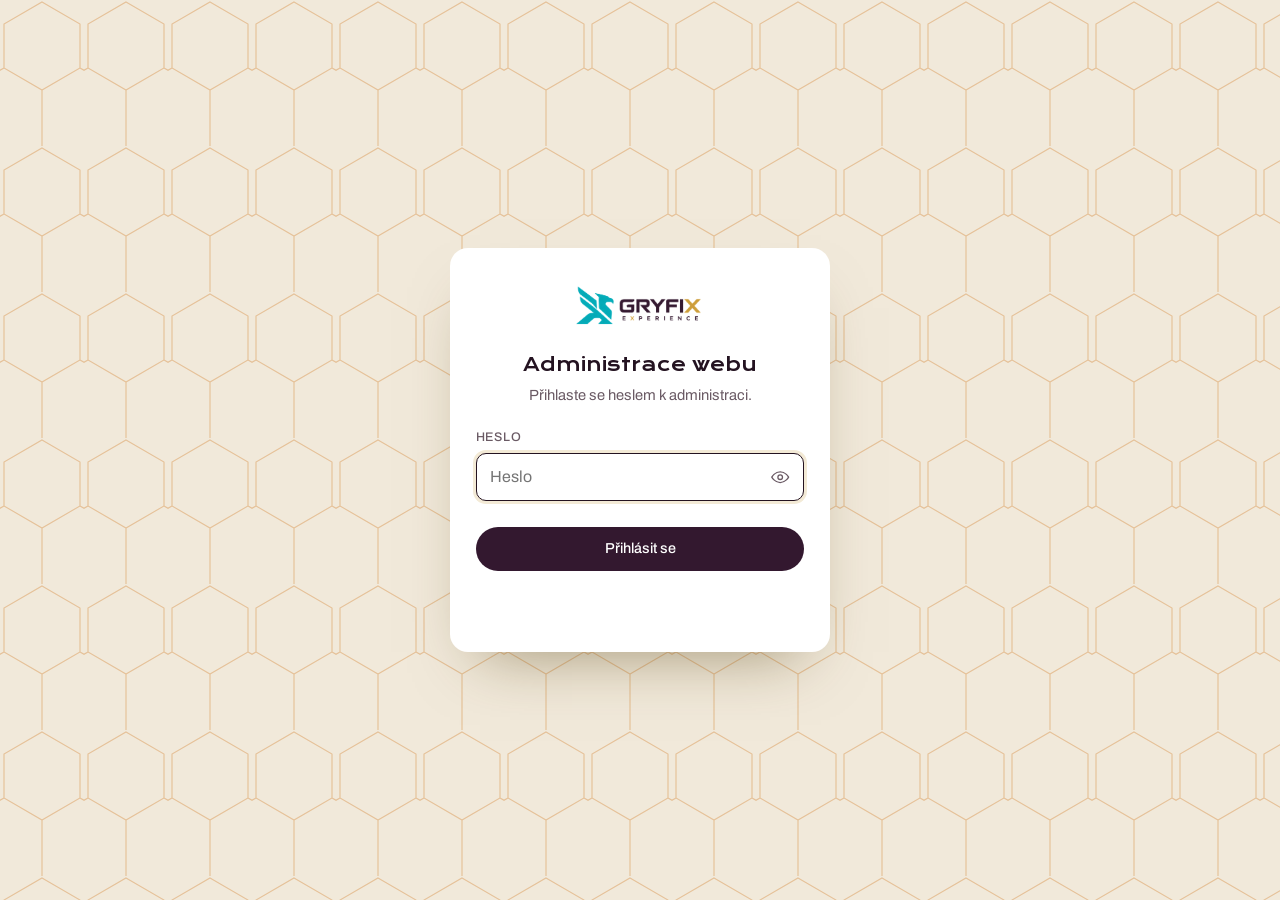
<file: admin/index.html>
<!DOCTYPE html><html lang="cs"><head><meta charset="utf-8"><meta name="viewport" content="width=device-width, initial-scale=1, viewport-fit=cover"><meta name="robots" content="noindex, nofollow"><meta name="theme-color" content="#F9F5ED"><title>Administrace – Gryfix Experience</title><link rel="icon" href="../img/gryfix-symbol.svg" type="image/svg+xml"><link rel="preconnect" href="https://fonts.googleapis.com"><link rel="preconnect" href="https://fonts.gstatic.com" crossorigin><link href="https://fonts.googleapis.com/css2?family=Krona+One&family=Archivo:wght@400;500;600&display=swap" rel="stylesheet"><link rel="stylesheet" href="admin.css?v=__V_ACSS__"></head><body><div id="app" aria-live="polite"><div class="boot"><span class="spin"></span></div></div><div id="toasts" aria-live="polite"></div><div id="modal-root"></div><script src="admin.js?v=__V_AJS__"></script></body></html>
</file>
<file: admin/admin.css>
/* Administrace Gryfix Experience — mobile-first (vzor: administrace Bite Marks Media, backend webhunter-admin) */
*, *::before, *::after { margin: 0; padding: 0; box-sizing: border-box; }
:root {
  --cream: #F9F5ED; --paper: #FFFFFF; --beige: #F1E9DA; --sand: #E2D2B0; --taupe: #33182F;
  --ink: #241321; --muted: #6A5A64; --line: rgba(51,24,47,.14); --yellow: #F3EAD6; --yellow-2: #D9C08C;
  --cta: #33182F; --cta-2: #1F0E1C; --gold: #B89552;
  --ok: #2F6B46; --err: #A3231A; --orange: #8A5A1E;
  --serif: 'Krona One', 'Archivo', sans-serif; --sans: 'Archivo', 'Helvetica Neue', system-ui, sans-serif;
  --r: 10px; --ease: cubic-bezier(.22,1,.36,1);
}
html { -webkit-text-size-adjust: 100%; }
body { font-family: var(--sans); font-weight: 400; font-size: 16px; line-height: 1.5; color: var(--ink); background: var(--cream); -webkit-font-smoothing: antialiased; }
button, input, select, textarea { font: inherit; color: inherit; }
button { cursor: pointer; background: none; border: 0; }
img { display: block; max-width: 100%; }
a { color: inherit; }
svg { width: 1.15em; height: 1.15em; flex-shrink: 0; }
:focus-visible { outline: 2px solid var(--ink); outline-offset: 2px; }

.boot { min-height: 100svh; display: grid; place-items: center; align-content: center; gap: 1.5rem; }
.boot img { width: 170px; }
.spin { width: 22px; height: 22px; border: 2px solid var(--line); border-top-color: var(--ink); border-radius: 50%; animation: spin .8s linear infinite; }
@keyframes spin { to { transform: rotate(360deg); } }

/* tlačítka */
.btn { display: inline-flex; align-items: center; justify-content: center; gap: .5rem; min-height: 44px; padding: .6rem 1.1rem; border-radius: 999px; font-size: .9rem; font-weight: 500; background: var(--paper); box-shadow: inset 0 0 0 1px var(--line); transition: background .2s, box-shadow .2s; white-space: nowrap; }
.btn:hover { box-shadow: inset 0 0 0 1px var(--ink); }
.btn-primary { background: var(--cta); color: #fff; box-shadow: none; }
.btn-primary:hover { background: var(--cta-2); box-shadow: none; }
.btn-dark { background: var(--ink); color: var(--cream); box-shadow: none; }
.btn-dark:hover { background: #2b2825; box-shadow: none; }
.btn-danger { color: var(--err); }
.btn-ghost { background: transparent; box-shadow: none; }
.btn-ghost:hover { background: rgba(22,21,19,.06); box-shadow: none; }
.btn-sm { min-height: 36px; padding: .35rem .8rem; font-size: .82rem; }
.btn-icon { width: 40px; min-height: 40px; padding: 0; border-radius: 50%; }
.btn[disabled] { opacity: .5; pointer-events: none; }

/* přihlášení */
.login { min-height: 100svh; display: grid; place-items: center; padding: 1.5rem; background: var(--beige); position: relative; overflow: hidden; }
.login::before { content: ''; position: absolute; inset: 0; background-image: url("data:image/svg+xml,%3Csvg xmlns='http://www.w3.org/2000/svg' width='84' height='146' viewBox='0 0 84 146'%3E%3Cpath d='M42 2 80 24v44L42 90 4 68V24zM42 90v56M4 68 -34 90M80 68l38 22' fill='none' stroke='%23D99A58' stroke-opacity='.5' stroke-width='1.2'/%3E%3C/svg%3E"); pointer-events: none; }
.login-card { position: relative; width: min(380px, 100%); background: var(--paper); border-radius: 18px; padding: 2.2rem 1.6rem 1.8rem; box-shadow: 0 30px 60px -30px rgba(80,60,10,.5); text-align: center; }
.login-card img { width: 170px; margin: 0 auto 1.2rem; }
.login-card h1 { font-family: var(--serif); font-weight: 400; font-size: 1.5rem; margin-bottom: .3rem; }
.login-card p { color: var(--muted); font-size: .92rem; margin-bottom: 1.4rem; }
.login-card .field { text-align: left; }
.login-card .btn { width: 100%; margin-top: .6rem; }
.login-err { color: var(--err); font-size: .88rem; min-height: 1.3rem; margin-top: .6rem; }
.pw-wrap { position: relative; }
.pw-wrap input { padding-right: 3rem; }
.pw-eye { position: absolute; right: 4px; top: 50%; translate: 0 -50%; width: 40px; height: 40px; display: grid; place-items: center; color: var(--muted); }

/* shell */
.shell { min-height: 100svh; display: grid; grid-template-rows: auto 1fr; }
.top { position: sticky; top: 0; z-index: 30; display: flex; align-items: center; gap: .6rem; padding: .55rem .8rem; padding-top: calc(.55rem + env(safe-area-inset-top, 0px)); background: rgba(245,242,237,.94); backdrop-filter: blur(10px); -webkit-backdrop-filter: blur(10px); border-bottom: 1px solid var(--line); }
.top-logo { display: flex; align-items: center; gap: .6rem; text-decoration: none; margin-right: auto; }
.top-logo img { height: 34px; }
.top-logo span { display: none; font-size: .72rem; letter-spacing: .2em; text-transform: uppercase; color: var(--muted); }
.pub { display: none; align-items: center; gap: .45rem; font-size: .8rem; color: var(--muted); }
.pub i { width: 8px; height: 8px; border-radius: 50%; background: var(--ok); }
.pub.busy i { background: var(--yellow-2); animation: pulse 1s infinite alternate; }
.pub.warn i { background: var(--err); }
@keyframes pulse { to { opacity: .3; } }
.menu-btn { display: inline-flex; }
.layout { display: grid; grid-template-columns: minmax(0, 1fr); }
.nav { position: fixed; inset: 0; z-index: 40; background: var(--cream); padding: 5rem 1rem 2rem; display: flex; flex-direction: column; gap: .15rem; transform: translateX(-100%); transition: transform .35s var(--ease); overflow-y: auto; }
.nav.open { transform: none; }
.nav-close { position: absolute; top: calc(.9rem + env(safe-area-inset-top, 0px)); right: .9rem; }
.nav a { display: flex; align-items: center; gap: .8rem; padding: .85rem 1rem; border-radius: var(--r); text-decoration: none; font-size: 1.02rem; }
.nav a svg { width: 1.3rem; height: 1.3rem; color: var(--taupe); }
.nav a.on { background: var(--yellow); }
.nav a.on svg { color: var(--ink); }
.nav hr { border: 0; border-top: 1px solid var(--line); margin: .8rem .5rem; }
.nav .dot { width: 7px; height: 7px; border-radius: 50%; background: var(--err); margin-left: auto; }
main.view { padding: 1.2rem 1rem 8rem; max-width: 880px; width: 100%; margin: 0 auto; }
.view-head { margin: .4rem 0 1.4rem; }
.view-head h1 { font-family: var(--serif); font-weight: 400; font-size: 1.9rem; line-height: 1.15; }
.view-head p { color: var(--muted); margin-top: .35rem; font-size: .95rem; max-width: 40em; }
.crumb { display: inline-flex; align-items: center; gap: .3rem; font-size: .85rem; color: var(--muted); text-decoration: none; margin-bottom: .6rem; }

/* karty a formuláře */
.card { min-width: 0; background: var(--paper); border-radius: 14px; padding: 1.1rem; box-shadow: 0 1px 0 var(--line); margin-bottom: 1rem; }
.card > h2 { font-family: var(--serif); font-weight: 400; font-size: 1.3rem; margin-bottom: .2rem; }
.card > .hint { color: var(--muted); font-size: .88rem; margin-bottom: 1rem; }
.field { display: block; margin-bottom: 1rem; }
.field:last-child { margin-bottom: 0; }
.field > span { display: block; font-size: .78rem; font-weight: 500; letter-spacing: .06em; text-transform: uppercase; color: var(--muted); margin-bottom: .35rem; }
.field > small { display: block; color: var(--muted); font-size: .82rem; margin-top: .35rem; }
input[type=text], input[type=password], input[type=number], input[type=url], input[type=email], input[type=tel], input[type=time], select, textarea {
  width: 100%; min-height: 46px; padding: .7rem .85rem; border-radius: var(--r); border: 1px solid var(--line); background: #fff; font-size: 16px; transition: border-color .2s, box-shadow .2s; }
textarea { resize: vertical; min-height: 110px; line-height: 1.5; }
input:focus, select:focus, textarea:focus { outline: none; border-color: var(--ink); box-shadow: 0 0 0 3px var(--yellow); }
.row2 { display: grid; grid-template-columns: minmax(0, 1fr); gap: 0 1rem; }
.row2 > .field { margin-bottom: 1rem; }
.row2 + .field, .field + .row2 { margin-top: 0; }
.check { display: flex; align-items: center; gap: .7rem; min-height: 44px; cursor: pointer; }
.check input { width: 22px; height: 22px; accent-color: var(--ink); }

/* seznamy položek */
.items { display: flex; flex-direction: column; gap: .6rem; }
.item { background: #fff; border: 1px solid var(--line); border-radius: 12px; overflow: hidden; }
.item-head { display: flex; align-items: center; gap: .5rem; padding: .45rem .45rem .45rem .9rem; min-height: 54px; }
.item-head .t { flex: 1; min-width: 0; cursor: pointer; }
.item-head .t b { display: block; font-weight: 500; overflow: hidden; text-overflow: ellipsis; white-space: nowrap; }
.item-head .t small { display: block; color: var(--muted); font-size: .8rem; overflow: hidden; text-overflow: ellipsis; white-space: nowrap; }
.item-head .thumb { width: 42px; height: 42px; border-radius: 8px; object-fit: contain; padding: 3px; background: var(--beige); flex-shrink: 0; }
.item-tools { display: flex; gap: .15rem; }
.item-tools .btn-icon { width: 36px; min-height: 36px; color: var(--muted); }
.item-body { padding: .2rem .9rem 1rem; border-top: 1px solid var(--line); display: none; }
.item.open > .item-body { display: block; padding-top: 1rem; }
.item.open > .item-head .chev { transform: rotate(180deg); }
.chev { transition: transform .25s; }
.add { width: 100%; margin-top: .6rem; border: 1.5px dashed var(--sand); background: transparent; box-shadow: none; border-radius: 12px; min-height: 50px; color: var(--taupe); }
.add:hover { border-color: var(--ink); color: var(--ink); box-shadow: none; }
.empty { color: var(--muted); font-size: .9rem; padding: .6rem 0; }

/* obrázek */
.img-field { display: flex; gap: .8rem; align-items: center; flex-wrap: wrap; }
.img-field .prev { width: 130px; aspect-ratio: 4/3; border-radius: 12px; object-fit: cover; padding: 0; background: var(--beige); }
.img-field .acts { display: flex; flex-direction: column; gap: .4rem; }
.lib { display: grid; grid-template-columns: repeat(3, 1fr); gap: .5rem; max-height: 60vh; overflow-y: auto; }
.lib button { aspect-ratio: 1; border-radius: 8px; overflow: hidden; background: var(--beige); }
.lib img { width: 100%; height: 100%; object-fit: contain; padding: 6px; }
.lib button:hover { outline: 3px solid var(--yellow-2); }

/* rozvrh */
.day-tabs { display: flex; gap: .35rem; overflow-x: auto; scrollbar-width: none; margin-bottom: 1rem; }
.day-tabs::-webkit-scrollbar { display: none; }
.day-tabs button { flex: 1 0 auto; min-width: 44px; min-height: 44px; border-radius: 999px; padding: 0 .9rem; box-shadow: inset 0 0 0 1px var(--line); background: var(--paper); font-weight: 500; }
.day-tabs button.on { background: var(--ink); color: var(--cream); box-shadow: none; }
.day-tabs small { font-weight: 400; opacity: .6; margin-left: .25rem; }
.cls { display: grid; grid-template-columns: 6.2rem minmax(0, 1fr) auto; gap: .5rem; align-items: center; padding: .5rem 0; border-bottom: 1px solid var(--line); }
.cls:last-of-type { border-bottom: 0; }
.cls .len { grid-column: 2; }
.cls .del { grid-column: 3; grid-row: 1 / span 2; }

/* přehled */
.tiles { display: grid; grid-template-columns: 1fr 1fr; gap: .6rem; }
.tile { display: flex; flex-direction: column; gap: .5rem; padding: 1rem; border-radius: 14px; background: var(--paper); box-shadow: 0 1px 0 var(--line); text-decoration: none; min-height: 110px; }
.tile svg { width: 1.6rem; height: 1.6rem; color: var(--taupe); }
.tile b { font-weight: 500; }
.tile small { color: var(--muted); font-size: .82rem; line-height: 1.35; }
.tile:hover { box-shadow: 0 0 0 1px var(--ink); }
.banner { display: flex; gap: .8rem; align-items: flex-start; padding: 1rem; border-radius: 14px; background: var(--yellow); margin-bottom: 1rem; }
.banner svg { width: 1.4rem; height: 1.4rem; margin-top: .1rem; }
.banner p { font-size: .92rem; }
.banner a { font-weight: 500; }

/* lišta uložení */
.savebar { position: fixed; left: .6rem; right: .6rem; bottom: calc(.6rem + env(safe-area-inset-bottom, 0px)); z-index: 35; display: flex; align-items: center; gap: .5rem; padding: .55rem .55rem .55rem 1rem; border-radius: 16px; background: var(--ink); color: var(--cream); box-shadow: 0 20px 40px -15px rgba(0,0,0,.45); transform: translateY(150%); transition: transform .4s var(--ease); }
.savebar.on { transform: none; }
.savebar span { flex: 1; font-size: .88rem; }
.savebar .btn-ghost { color: var(--cream); }
.savebar .btn-primary { color: #fff; }
.savebar .btn-ghost:hover { background: rgba(255,255,255,.1); }
.progress-line { position: fixed; top: 0; left: 0; height: 3px; width: 100%; z-index: 100; background: linear-gradient(90deg, transparent, var(--yellow-2), transparent); background-size: 50% 100%; animation: prog 1s linear infinite; }
@keyframes prog { from { background-position: -50% 0; } to { background-position: 150% 0; } }

/* toast + modal */
#toasts { position: fixed; top: calc(.8rem + env(safe-area-inset-top, 0px)); left: 50%; translate: -50% 0; z-index: 200; display: flex; flex-direction: column; gap: .5rem; width: min(420px, calc(100% - 1.6rem)); }
.toast { background: var(--ink); color: var(--cream); padding: .8rem 1rem; border-radius: 12px; box-shadow: 0 14px 30px -12px rgba(0,0,0,.45); animation: tin .35s var(--ease); }
.toast b { display: block; font-weight: 500; }
.toast small { display: block; opacity: .75; font-size: .85rem; }
.toast.ok { border-left: 4px solid var(--yellow); }
.toast.err { background: var(--err); }
@keyframes tin { from { opacity: 0; transform: translateY(-8px); } }
.modal-bg { position: fixed; inset: 0; z-index: 150; background: rgba(22,21,19,.45); display: flex; align-items: flex-end; justify-content: center; animation: fin .2s; }
@keyframes fin { from { opacity: 0; } }
.modal { background: var(--paper); width: 100%; max-width: 560px; max-height: 90svh; overflow-y: auto; border-radius: 18px 18px 0 0; padding: 1.3rem 1.1rem calc(1.1rem + env(safe-area-inset-bottom, 0px)); animation: mup .3s var(--ease); }
@keyframes mup { from { transform: translateY(40px); opacity: 0; } }
.modal h2 { font-family: var(--serif); font-weight: 400; font-size: 1.35rem; margin-bottom: .8rem; }
.modal p { color: var(--muted); margin-bottom: 1rem; }
.modal-actions { display: flex; gap: .5rem; justify-content: flex-end; margin-top: 1rem; flex-wrap: wrap; }

@media (min-width: 720px) {
  .row2 { grid-template-columns: minmax(0, 1fr) minmax(0, 1fr); }
  .top-logo span { display: inline; }
  .tiles { grid-template-columns: repeat(3, 1fr); }
  .lib { grid-template-columns: repeat(5, 1fr); }
  .modal-bg { align-items: center; }
  .modal { border-radius: 18px; }
  .cls { grid-template-columns: 7rem minmax(0, 1fr) 7rem auto; }
  .cls .len { grid-column: auto; }
  .cls .del { grid-column: auto; grid-row: auto; }
  .savebar { left: 50%; right: auto; translate: -50% 0; width: min(560px, calc(100% - 2rem)); }
}
@media (min-width: 1000px) {
  .menu-btn, .nav-close { display: none; }
  .pub { display: inline-flex; margin-right: .6rem; }
  .layout { grid-template-columns: 250px minmax(0, 1fr); }
  .nav { position: sticky; top: 57px; height: calc(100svh - 57px); transform: none; padding: 1.2rem .8rem; background: transparent; border-right: 1px solid var(--line); }
  main.view { padding: 2rem 2rem 8rem; }
  .view-head h1 { font-size: 2.3rem; }
  .savebar { left: calc(50% + 125px); }
}

.item, .items, .item-body { min-width: 0; }
.img-field .acts .btn { justify-content: flex-start; }

/* ---------------- e-shop: objednávky, varianty, barvy ---------------- */
.badge { display: inline-flex; align-items: center; gap: .35rem; padding: .2rem .65rem; border-radius: 999px; font-size: .76rem; font-weight: 600; white-space: nowrap; background: var(--beige); }
.badge.s-nova { background: var(--yellow); }
.badge.s-zaplacena { background: #DCEBCB; color: #2F5418; }
.badge.s-pripravena { background: #D7E6F3; color: #1D4466; }
.badge.s-vyrizena { background: #E9E4DA; color: #5A4E3C; }
.badge.s-zrusena { background: #F4D9D4; color: #8A2A1F; }
.badge.test { background: transparent; box-shadow: inset 0 0 0 1px var(--sand); color: var(--muted); }
.ofilters { display: flex; gap: .35rem; overflow-x: auto; scrollbar-width: none; margin-bottom: 1rem; }
.ofilters button { flex: none; min-height: 40px; padding: 0 .9rem; border-radius: 999px; box-shadow: inset 0 0 0 1px var(--line); background: var(--paper); font-size: .88rem; font-weight: 500; }
.ofilters button.on { background: var(--ink); color: var(--cream); box-shadow: none; }
.ofilters small { opacity: .65; margin-left: .3rem; }
.olist { display: flex; flex-direction: column; gap: .5rem; }
.orow { display: grid; grid-template-columns: minmax(0, 1fr) auto; gap: .2rem .8rem; align-items: center; padding: .85rem 1rem; border-radius: 12px; background: #fff; border: 1px solid var(--line); text-decoration: none; }
.orow:hover { border-color: var(--ink); }
.orow b { font-weight: 600; }
.orow .num { font-variant-numeric: tabular-nums; }
.orow .sum { font-family: var(--serif); font-size: 1.15rem; text-align: right; }
.orow small { color: var(--muted); font-size: .82rem; }
.otable { width: 100%; border-collapse: collapse; font-size: .93rem; }
.otable td { padding: .55rem .4rem .55rem 0; border-bottom: 1px solid var(--line); vertical-align: top; }
.otable td.r { text-align: right; white-space: nowrap; }
.otable tr.tot td { border: 0; padding-top: .8rem; font-size: 1.05rem; font-weight: 600; }
.kv { display: grid; grid-template-columns: 7.5rem minmax(0, 1fr); gap: .35rem .8rem; font-size: .93rem; }
.kv dt { color: var(--muted); }
.kv dd { overflow-wrap: anywhere; white-space: pre-wrap; }
.status-btns { display: flex; flex-wrap: wrap; gap: .4rem; }
.status-btns .btn.on { background: var(--ink); color: var(--cream); box-shadow: none; }
.hist { list-style: none; font-size: .85rem; color: var(--muted); display: grid; gap: .2rem; }
.qrbox { display: flex; gap: 1rem; align-items: center; flex-wrap: wrap; }
.qrbox code { font-size: .75rem; word-break: break-all; color: var(--muted); }
.vrow { display: grid; grid-template-columns: 46px minmax(0, 1fr) 7rem auto auto; gap: .5rem; align-items: center; padding: .5rem 0; border-bottom: 1px solid var(--line); }
.vrow:last-of-type { border-bottom: 0; }
.vrow .check { min-height: 40px; font-size: .85rem; gap: .4rem; }
.vrow .check input { width: 18px; height: 18px; }
.vimg { width: 46px; height: 46px; border-radius: 8px; object-fit: contain; padding: 3px; background: var(--beige); cursor: pointer; }
.color-field { display: flex; align-items: center; gap: .6rem; }
.color-field input[type=color] { width: 52px; height: 46px; padding: 3px; border-radius: var(--r); border: 1px solid var(--line); background: #fff; cursor: pointer; }
.note-ok { color: var(--ok); font-weight: 500; }
.note-warn { color: var(--err); font-weight: 500; }
.price-in { position: relative; }
.price-in input { padding-right: 2.6rem; }
.price-in::after { content: 'Kč'; position: absolute; right: .85rem; top: 50%; translate: 0 -50%; color: var(--muted); font-size: .9rem; pointer-events: none; }
@media (max-width: 719px) {
  .vrow { grid-template-columns: 46px minmax(0, 1fr) 6.5rem; }
  .vrow .vimg { grid-row: span 2; }
  .vrow .check { grid-column: 2; }
  .vrow .del { grid-column: 3; justify-self: end; }
  .kv { grid-template-columns: 1fr; gap: 0; }
  .kv dt { margin-top: .5rem; font-size: .8rem; }
}

.brand { display: inline-flex; align-items: center; gap: .55rem; color: var(--ink); font-family: var(--serif); font-weight: 400; font-size: 1.05rem; text-decoration: none; }
.brand svg { width: 28px; height: 28px; color: var(--cta); }
.login-card .brand { justify-content: center; font-size: 1.35rem; margin-bottom: 1rem; }
.login-card .brand svg { width: 36px; height: 36px; }
.photos { display: grid; grid-template-columns: repeat(auto-fill, minmax(150px, 1fr)); gap: .8rem; }
.photo { position: relative; background: var(--paper); border-radius: 12px; box-shadow: inset 0 0 0 1px var(--line); overflow: hidden; display: flex; flex-direction: column; }
.photo img { width: 100%; aspect-ratio: 4/3; object-fit: cover; background: var(--beige); cursor: pointer; }
.photo .ph-tools { display: flex; justify-content: space-between; align-items: center; padding: .25rem .3rem; gap: .2rem; }
.photo .ph-tools .btn-icon { width: 34px; min-height: 34px; }
.photo .ph-first { position: absolute; top: .4rem; left: .4rem; background: rgba(255,255,255,.92); border-radius: 999px; font-size: .7rem; padding: .1rem .5rem; }
.photo textarea { border: 0; border-top: 1px solid var(--line); border-radius: 0; font-size: .78rem; min-height: 3.6rem; padding: .4rem .5rem; resize: vertical; }
.photo-add { display: grid; place-items: center; align-content: center; gap: .4rem; min-height: 150px; border-radius: 12px; border: 2px dashed var(--sand); color: var(--muted); font-size: .85rem; text-align: center; padding: .8rem; }
.photo-add:hover { border-color: var(--cta); color: var(--cta); }
.photo-add svg { width: 26px; height: 26px; }
.trow { display: grid; grid-template-columns: minmax(0, 1fr) 7.5rem 40px; gap: .5rem; align-items: center; margin-bottom: .45rem; }
.trow.t3 { grid-template-columns: 1.2fr 1.6fr 8rem 9rem 40px; }
@media (max-width: 640px) { .trow.t3 { grid-template-columns: 1fr 1fr; } .trow.t3 > :nth-child(2) { grid-column: 1 / -1; order: 3; } .trow.t3 > :last-child { justify-self: end; } }
.trow input { min-width: 0; }
.thead { font-size: .75rem; text-transform: uppercase; letter-spacing: .06em; color: var(--muted); margin-bottom: .3rem; }
.help { background: var(--paper); border-radius: 14px; box-shadow: inset 0 0 0 1px var(--line); padding: 1rem 1.1rem; font-size: .92rem; }
.help ol { padding-left: 1.2rem; display: grid; gap: .35rem; }

/* Restaurant Michal: jazyky, rezervace */
.langbar { position: sticky; top: 60px; z-index: 5; display: flex; flex-wrap: wrap; align-items: center; gap: .35rem; margin: 0 0 1.2rem; padding: .6rem .7rem; background: var(--paper); border-radius: var(--r); box-shadow: 0 1px 0 var(--line), 0 6px 18px rgba(36,26,21,.06); }
.langbar > span { font-size: .82rem; color: var(--muted); margin-right: .3rem; }
.langbar > small { margin-left: auto; font-size: .82rem; color: var(--muted); }
.langbar .btn { min-height: 36px; padding: .3rem .8rem; font-weight: 600; }
.alert { display: flex; align-items: center; gap: .8rem; padding: 1rem 1.2rem; margin-bottom: 1.2rem; border-radius: var(--r); background: #FBE7DC; color: var(--ink); text-decoration: none; box-shadow: inset 0 0 0 1px #F0C3AA; }
.alert span { color: var(--cta); }
.alert small { margin-left: auto; color: var(--cta); font-weight: 600; }
.forms { display: flex; flex-direction: column; }
.frow { display: grid; grid-template-columns: 8.5rem 1.4fr 1fr 1fr auto; gap: .8rem; align-items: center; text-align: left; padding: .85rem .4rem; border-bottom: 1px solid var(--line); font-size: .92rem; }
.frow:hover { background: var(--cream); }
.frow.new b { color: var(--cta); }
.frow small { color: var(--muted); }
.fst { display: inline-block; justify-self: start; padding: .2rem .6rem; border-radius: 999px; font-size: .74rem; font-weight: 600; background: var(--cream); }
.st-nova { background: #FBE7DC; color: var(--cta-2); }
.st-potvrzena { background: #E3F0E7; color: var(--ok); }
.st-vyrizena { background: #ECEAE6; color: var(--muted); }
.st-zrusena { background: #F6E1DE; color: var(--err); }
.ftable { width: 100%; border-collapse: collapse; margin-bottom: 1.2rem; font-size: .92rem; }
.ftable th { text-align: left; font-weight: 500; color: var(--muted); padding: .5rem .8rem .5rem 0; vertical-align: top; white-space: nowrap; border-bottom: 1px solid var(--line); }
.ftable td { padding: .5rem 0; border-bottom: 1px solid var(--line); white-space: pre-wrap; word-break: break-word; }
@media (max-width: 700px) {
  .frow { grid-template-columns: 1fr auto; }
  .frow > span:nth-of-type(2), .frow > span:nth-of-type(3) { display: none; }
  .frow small { grid-column: span 2; }
  .langbar { top: 56px; }
}

/* BMM doplňky */
.brand img { height: 30px; width: auto; }
.login .brand img { height: 46px; margin: 0 auto .4rem; }
.boot .brand img { height: 52px; }
.langbar { display: inline-flex; gap: .25rem; padding: .25rem; border-radius: 999px; background: var(--paper); box-shadow: inset 0 0 0 1px var(--line); margin: 0 0 1.1rem; }
.langbar button { min-height: 36px; padding: .3rem .95rem; border-radius: 999px; font-size: .85rem; font-weight: 500; }
.langbar button.on { background: var(--ink); color: var(--cream); }
.note { font-size: .86rem; color: var(--muted); background: var(--beige); border-radius: 12px; padding: .75rem .95rem; margin: .2rem 0 1rem; }
.note b { color: var(--ink); font-weight: 600; }
.sub-h { margin: 1.3rem 0 .45rem; font-family: var(--serif); font-weight: 400; font-size: 1.2rem; }
.plogo { width: 92px; height: 42px; object-fit: contain; background: var(--paper); border-radius: 8px; padding: 6px; box-shadow: inset 0 0 0 1px var(--line); flex-shrink: 0; }
.pcat { display: flex; gap: .35rem; flex-wrap: wrap; margin-bottom: 1rem; }
.alts { display: grid; gap: .7rem; }
.alts > div { display: grid; grid-template-columns: 84px minmax(0,1fr); gap: .7rem; align-items: start; }
.alts img { width: 84px; aspect-ratio: 4/3; object-fit: cover; border-radius: 8px; background: var(--beige); }
.office-pick { display: grid; gap: 1rem; }
.chip-row { display: flex; gap: .4rem; flex-wrap: wrap; margin-bottom: 1rem; }

/* Gryfix – Krona One je široké písmo, nadpisy menší */
.view-head h1 { font-size: 1.35rem; line-height: 1.3; letter-spacing: -.01em; }
@media (min-width: 900px) { .view-head h1 { font-size: 1.6rem; } }
.card > h2 { font-size: .98rem; line-height: 1.35; }
.modal h2 { font-size: 1.05rem; }
.login-card h1 { font-size: 1.15rem; }
.sub-h { font-size: .9rem; }
.brand { font-size: .82rem; }
.top-logo img, .brand img { height: 34px; width: auto; }
.img-field .prev { object-fit: contain; background: var(--beige); }
.img-field .prev.foto { object-fit: cover; }
.cas-row { display: grid; grid-template-columns: 1fr 1fr; gap: .6rem; }
</file>
